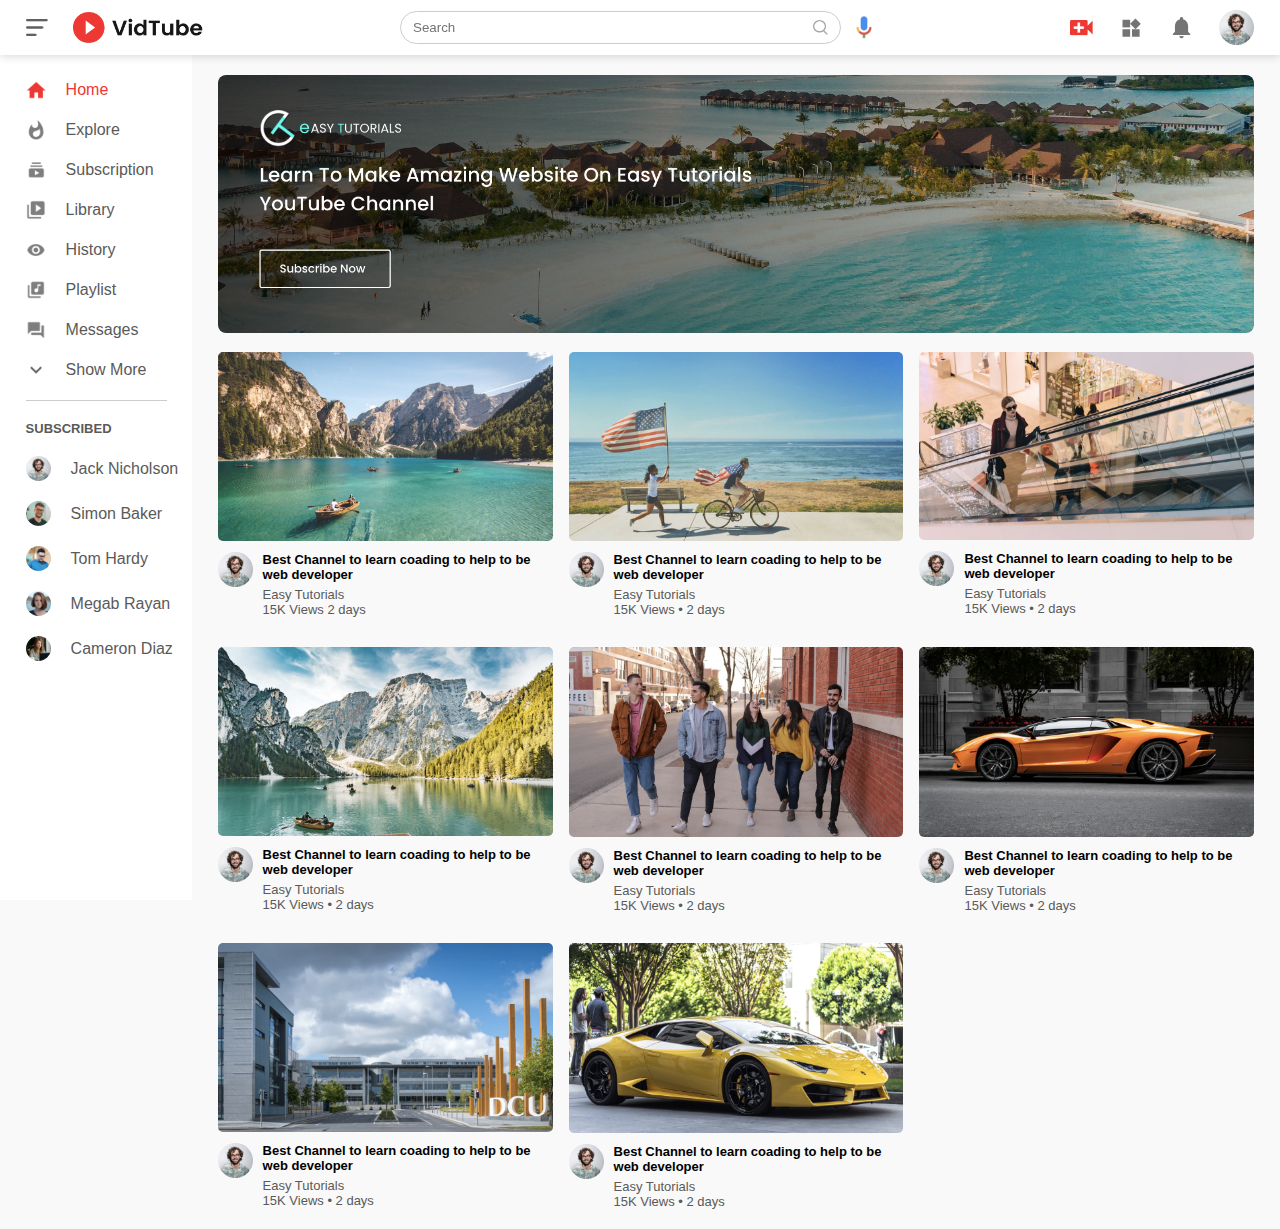
<file: index.html>
<!DOCTYPE html>
<html lang="en">
<head>
    <meta charset="UTF-8">
    <meta http-equiv="X-UA-Compatible" content="IE=edge">
    <meta name="viewport" content="width=device-width, initial-scale=1.0">
    <link rel="stylesheet" href="style.css">
    

    <link rel="icon" href="https://www.youtube.com/s/desktop/932eb6a8/img/favicon.ico" type="image/x-icon">
    <title>Youtube</title>
</head>
<body>
    <nav class="flex-div">
        <div class="nav-left flex-div">
            <img src = "menu.png" class="menu-icon">
            <img src = "logo.png" class="logo">
        </div>
        <div class="nav-middle flex-div">
            <div class="search-box flex-div">
                <input type="text" placeholder="Search">
                <img src="search.png">
            </div> 
            <img src=" voice-search.png" class="mic-icon">
        </div>
        <div class="nav-right flex-div" >
            <img src="upload.png">
            <img src="more.png">
            <img src="notification.png">
            <img src="Jack.png" class="user-icon">
        </div>
    </nav>
    <!--------------sidebar----------------->
     <div class="sidebar">
        <div class="shortcut-links">
            <a href=""><img src="home.png"><p>Home</p></a>
            <a href=""><img src="explore.png"><p>Explore</p></a>
            <a href=""><img src="subscriprion.png"><p>Subscription</p></a>
            <a href=""><img src="library.png"><p>Library</p></a>
            <a href=""><img src="history.png"><p>History</p></a>
            <a href=""><img src="playlist.png"><p>Playlist</p></a>
            <a href=""><img src="messages.png"><p>Messages</p></a>
            <a href=""><img src="show-more.png"><p>Show More</p></a>
            <hr>
        </div>
        <div class="subscribed-list">
            <h3>SUBSCRIBED</h3>
            <a href=""><img src="Jack.png"><p>Jack Nicholson</p></a>
            <a href=""><img src="simon.png"><p>Simon Baker</p></a>
            <a href=""><img src="tom.png"><p>Tom Hardy</p></a>
            <a href=""><img src="megan.png"><p>Megab Rayan</p></a>
            <a href=""><img src="cameron.png"><p>Cameron Diaz</p></a>
        </div>
     </div>

<!-------------------------main------------------->
     <div class="container">
        <div class="banner">
            <img src="banner.png" class="">
        </div>
        <div class="list-container">
            <div class="vid-list">
               <a href="play-vedio.html"><img src="thumbnail1.png" class="thumbnail"></a> 
                <div class="flex-div">
                    <img src=" Jack.png">
                    <div class="vid-info">
                        <a href="play-vedio.html">Best Channel to learn coading to help to be web developer</a>
                        <p>Easy Tutorials</p>
                        <p>15K Views 2 days</p>
                    </div>
                </div>
            </div>

            <div class="vid-list">
                <a href=""><img src="thumbnail2.png" class="thumbnail"></a> 
                 <div class="flex-div">
                     <img src=" Jack.png">
                     <div class="vid-info">
                         <a href="">Best Channel to learn coading to help to be web developer</a>
                         <p>Easy Tutorials</p>
                         <p>15K Views &bull; 2 days</p>
                     </div>
                 </div>
             </div>
             
            <div class="vid-list">
                <a href=""><img src=" thumbnail3.png" class="thumbnail"></a> 
                 <div class="flex-div">
                     <img src=" Jack.png">
                     <div class="vid-info">
                         <a href="">Best Channel to learn coading to help to be web developer</a>
                         <p>Easy Tutorials</p>
                         <p>15K Views &bull; 2 days</p>
                     </div>
                 </div>
             </div>
             
            <div class="vid-list">
                <a href=""><img src="thumbnail4.png" class="thumbnail"></a> 
                 <div class="flex-div">
                     <img src=" Jack.png">
                     <div class="vid-info">
                         <a href="">Best Channel to learn coading to help to be web developer</a>
                         <p>Easy Tutorials</p>
                         <p>15K Views &bull; 2 days</p>
                     </div>
                 </div>
             </div>
             
            <div class="vid-list">
                <a href=""><img src=" thumbnail5.png" class="thumbnail"></a> 
                 <div class="flex-div">
                     <img src=" Jack.png">
                     <div class="vid-info">
                         <a href="">Best Channel to learn coading to help to be web developer</a>
                         <p>Easy Tutorials</p>
                         <p>15K Views &bull; 2 days</p>
                     </div>
                 </div>
             </div>
             
            <div class="vid-list">
                <a href=""><img src="thumbnail6.png" class="thumbnail"></a> 
                 <div class="flex-div">
                     <img src=" Jack.png">
                     <div class="vid-info">
                         <a href="">Best Channel to learn coading to help to be web developer</a>
                         <p>Easy Tutorials</p>
                         <p>15K Views &bull; 2 days</p>
                     </div>
                 </div>
             </div>
             
            <div class="vid-list">
                <a href=""><img src=" thumbnail7.png" class="thumbnail"></a> 
                 <div class="flex-div">
                     <img src=" Jack.png">
                     <div class="vid-info">
                         <a href="">Best Channel to learn coading to help to be web developer</a>
                         <p>Easy Tutorials</p>
                         <p>15K Views &bull; 2 days</p>
                     </div>
                 </div>
             </div>

             
            <div class="vid-list">
                <a href=""><img src="thumbnail8.png" class="thumbnail"></a> 
                 <div class="flex-div">
                     <img src=" Jack.png">
                     <div class="vid-info">
                         <a href="">Best Channel to learn coading to help to be web developer</a>
                         <p>Easy Tutorials</p>
                         <p>15K Views &bull; 2 days</p>
                     </div>
                 </div>
             </div>
 
            
        </div>
     </div>
     <script src="app.js"></script>
</body>
</html>
</file>
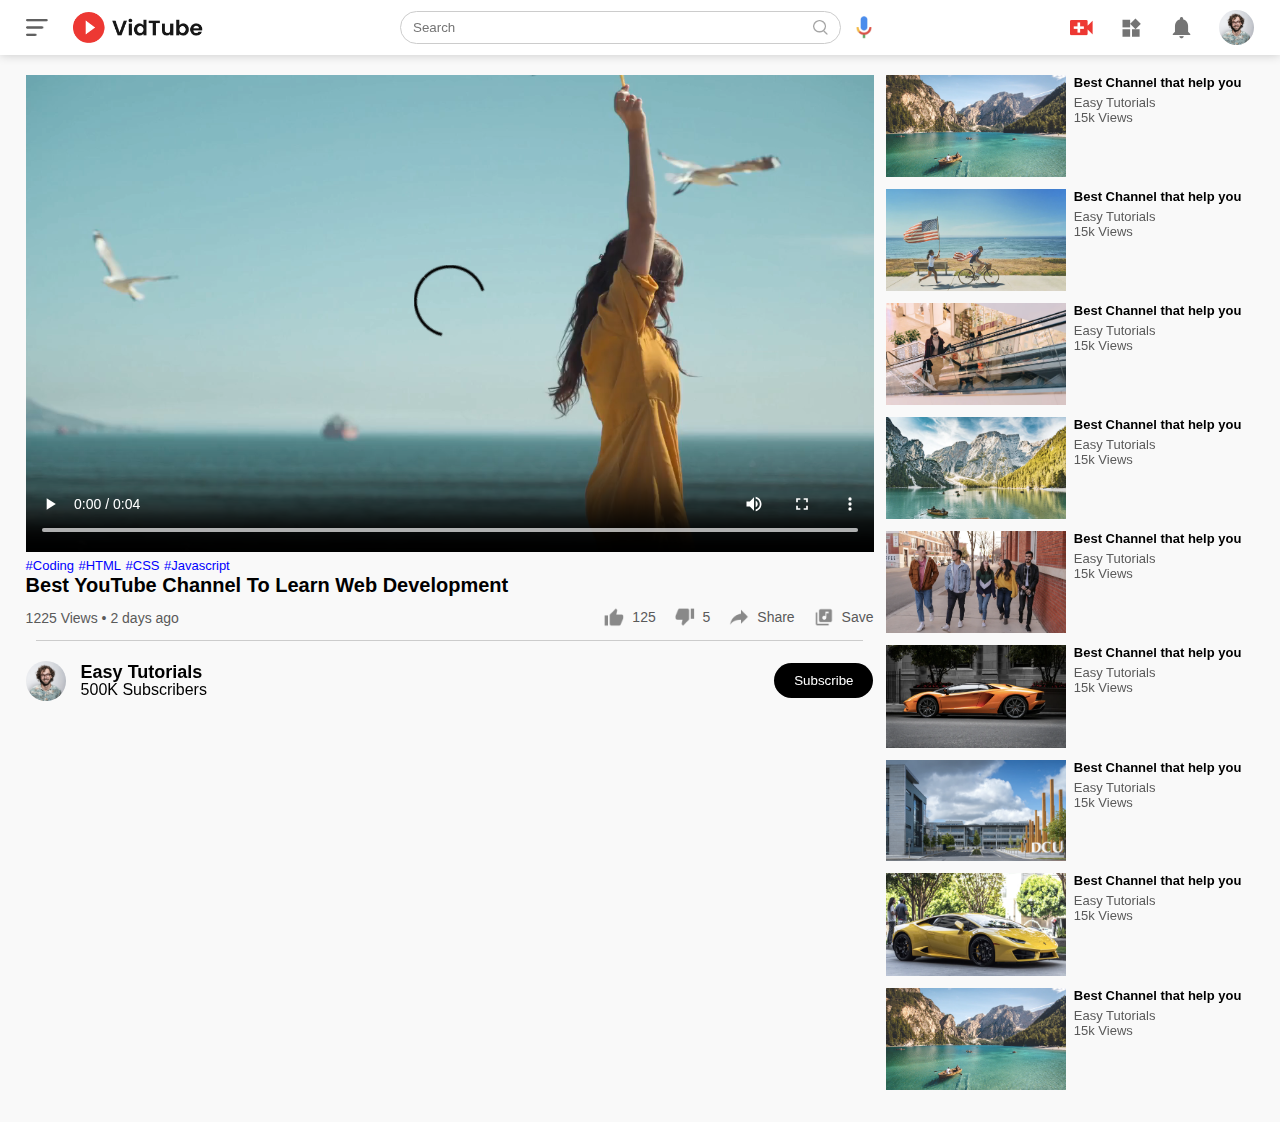
<file: play-vedio.html>
<!DOCTYPE html>
<html lang="en">
<head>
    <meta charset="UTF-8">
    <meta http-equiv="X-UA-Compatible" content="IE=edge">
    <meta name="viewport" content="width=device-width, initial-scale=1.0">
    <title>Play Vedio</title>
    <link rel="stylesheet" href="style.css">

</head>
<body>
    <nav class="flex-div">
        <div class="nav-left flex-div">
            <img src = "menu.png" class="menu-icon">
            <img src = "logo.png" class="logo">
        </div>
        <div class="nav-middle flex-div">
            <div class="search-box flex-div">
                <input type="text" placeholder="Search">
                <img src="search.png">
            </div> 
            <img src="voice-search.png" class="mic-icon">
        </div>
        <div class="nav-right flex-div" >
            <img src="upload.png">
            <img src="more.png">
            <img src="notification.png">
            <img src="Jack.png" class="user-icon">
        </div>
    </nav>

    <div class="container play-container">
        <div class="row">
            <div class="play-vedio">
                 <video controls> 
                    <source src="video.mp4" type="video/mp4"> 
                  </video> 

                  <div class="tags">
                    <a href="">#Coding</a>
                    <a href="">#HTML</a>
                    <a href="">#CSS</a>
                    <a href="">#Javascript</a>
                  </div>
                  <h3>Best YouTube Channel To Learn Web Development</h3>
                  <div class="play-vedio-info">
                    <p>1225 Views &bull; 2 days ago</p>
                    <div>
                        <a href=""><img src="like.png">125</a>
                        <a href=""><img src="dislike.png">5</a>
                        <a href=""><img src="share.png">Share</a>
                        <a href=""><img src="save.png">Save</a>
                      </div>  

                  </div>
                  <hr>
                  <div class="publisher">
                    <img src="Jack.png">
                    <div>
                        <p>Easy Tutorials</p>
                        <span>500K Subscribers</span>
                    </div>
                    <button type="button">Subscribe</button>
                  </div>
                  
            </div>
            <div class="right-sidebar">


                <div class="side-vedio-list">
                    <a  href="" class="small-thumbnail"><img src="thumbnail1.png"></a>
                     <div class="vid-info">
                        <a>Best Channel that help you</a>
                        <p>Easy Tutorials</p>
                        <p>15k Views</p>
                    </div>
                </div>

                <div class="side-vedio-list">
                    <a  href="" class="small-thumbnail"><img src="thumbnail2.png"></a>
                     <div class="vid-info">
                        <a>Best Channel that help you</a>
                        <p>Easy Tutorials</p>
                        <p>15k Views</p>
                    </div>
                </div>
                <div class="side-vedio-list">
                    <a  href="" class="small-thumbnail"><img src="thumbnail3.png"></a>
                     <div class="vid-info">
                        <a>Best Channel that help you</a>
                        <p>Easy Tutorials</p>
                        <p>15k Views</p>
                    </div>
                </div>
                <div class="side-vedio-list">
                    <a  href="" class="small-thumbnail"><img src="thumbnail4.png"></a>
                     <div class="vid-info">
                        <a>Best Channel that help you</a>
                        <p>Easy Tutorials</p>
                        <p>15k Views</p>
                    </div>
                </div>
                <div class="side-vedio-list">
                    <a  href="" class="small-thumbnail"><img src="thumbnail5.png"></a>
                     <div class="vid-info">
                        <a>Best Channel that help you</a>
                        <p>Easy Tutorials</p>
                        <p>15k Views</p>
                    </div>
                </div>
                <div class="side-vedio-list">
                    <a  href="" class="small-thumbnail"><img src="thumbnail6.png"></a>
                     <div class="vid-info">
                        <a>Best Channel that help you</a>
                        <p>Easy Tutorials</p>
                        <p>15k Views</p>
                    </div>
                </div>
                <div class="side-vedio-list">
                    <a  href="" class="small-thumbnail"><img src="thumbnail7.png"></a>
                     <div class="vid-info">
                        <a>Best Channel that help you</a>
                        <p>Easy Tutorials</p>
                        <p>15k Views</p>
                    </div>
                </div>
                <div class="side-vedio-list">
                    <a  href="" class="small-thumbnail"><img src="thumbnail8.png"></a>
                     <div class="vid-info">
                        <a>Best Channel that help you</a>
                        <p>Easy Tutorials</p>
                        <p>15k Views</p>
                    </div>
                </div>
                <div class="side-vedio-list">
                    <a  href="" class="small-thumbnail"><img src="thumbnail1.png"></a>
                     <div class="vid-info">
                        <a>Best Channel that help you</a>
                        <p>Easy Tutorials</p>
                        <p>15k Views </p>
                    </div>
                </div>
            </div>
        </div>
    </div>
      <script src="app.js"></script>
</body>
</html>
</file>
<file: style.css>
body{
   
}
@import url('https://fonts.googleapis.com/css2?family=Poppins:ital,wght@0,100;0,200;0,300;0,400;0,500;0,600;0,700;0,800;0,900;1,100;1,200;1,600&display=swap');
*{
    margin: 0;
    padding: 0;
    font-family: 'poppins' , sans-serif;
    box-sizing: border-box;
}
a{
    text-decoration: none;
    color : #5a5a5a;
}
img{
    cursor: pointer;
}
.flex-div{
    display: flex;
    align-items: center;
}
nav{
    padding: 10px 2%;
    justify-content: space-between;
    box-shadow: 0 0 10px rgba(0 , 0, 0, 0.2);
    background: #fff;
    position: sticky;
    top:0;
    z-index: 10;
}
.nav-right img{
    width: 25px;
    margin-right: 25px;
}
.nav-right .user-icon{
    width: 35px;
    border-radius: 50%;
    margin-right: 0;
}
.nav-left .menu-icon{
    width: 22px;
    margin-right: 25px;
}
.nav-left .logo{
    width: 130px;
}
.nav-middle .mic-icon{
    width: 16px;

}
.nav-middle .search-box{
    border: 1px solid #ccc;
    margin-right: 15px;
    padding: 8px 12px;
    border-radius: 50px;
}
.nav-middle .search-box input{
    width: 400px;
    border: 0;
    outline: 0;
    background: transparent;
}
.nav-middle .search-box img{
    width: 15px;
}
button {
    padding: 10px 20px;
    background: #000;
    color: #fff;
    border: none;
    border-radius: 30px;
    cursor: pointer;
}
/* -----------sidebar------------------ */

.sidebar{
    background: #fff;
    width: 15%;
    height: 100vh;
    position: fixed;
    top: 0;
    padding-left: 2%;
    padding-top: 80px;
}
.shortcut-links a img{
    width: 20px;
    margin-right: 20px;
}
.shortcut-links a{
    display: flex;
    align-items: center;
    margin-bottom: 20px;
    width: fit-content;
    flex-wrap: wrap;
}
.shortcut-links a:first-child{
    color:#ed3833;
}
.sidebar hr{
    border:0;
    background: #ccc;
    height: 1px;
    width: 85%;
}
.subscribed-list h3{
   font-size: 13px;
   margin: 20px 0;
   color: #5a5a5a; 
}
.subscribed-list a{
    display: flex;
    align-items: center;
    margin-bottom: 20px;
    width: fit-content;
    flex-wrap: wrap;
}
.subscribed-list a img{
    width: 25px;
    border-radius: 50%;
    margin-right: 20px;

}
.small-sidebar{
    width: 5%;

}
.small-sidebar a p{
    display: none;
}
.small-sidebar h3{
    display: none;
}
.small-sidebar hr{
    width: 50%;
    margin-bottom: 25px;

}
/*---------------main-------------------*/

.container{
    background: #f9f9f9;
    padding-top: 20px;
    padding-left: 17%;
    padding-right: 2%;
    padding-bottom: 20px;
}
.large-container{
    padding-left: 7%;
}
.banner{
    width: 100%;
}
.banner img{
    width: 100%;
    
    border-radius: 8px;   
}
.list-container{
    display: grid;
    grid-template-columns: repeat(auto-fit , minmax(300px , 1fr));    
    grid-column-gap: 16px;
    grid-row-gap:30px;
    margin-top:15px;
}
.vid-list .thumbnail{
    width:100%;
    border-radius:5px;
}
.vid-list .flex-div{
    align-items: flex-start;
    margin-top: 7px;
}
.vid-list .flex-div img{
    width: 35px;
    margin-right: 10px;
    border-radius: 50%;
}
.vid-info{
    color:#5a5a5a;
    font-size: 13px;
}
.vid-info a{
    color:#000;
    font-weight: 600;
    display: block;
    margin-bottom: 5px;
}

/*-------media query-----------*/

@media (max-width : 900px){
    .menu-icon{
        display: none;
    }
    .sidebar{
        display: none;
    }
    .container , .large-container{
        padding-left: 5%;
        padding-right: 5%;
    }
    .nav-right img{
        display: none;
    }
    .nav-right .user-icon{
        display: block;
        width: 30px;
    }
    .nav-middle .search-box input{
        width: 100px;
    }
    .nav-middle .mic-icon{
        display: none;
    }
    .logo{
        width: 90px;
    }
}

/*--------NEW PAGE play-vedio.html css starts-----------------------------*/
.play-container{
    padding-left: 2%;
}
.row{
    display: flex;
    justify-content: space-between;
    flex-wrap: wrap;
}
.play-vedio{
    flex-basis: 69%;
}
.right-sidebar{
    flex-basis: 30%;
}
.play-vedio video{
    width: 100%;
}
.side-vedio-list{
    display: flex;
    justify-content: space-between;
    margin-bottom: 8px;
}
.side-vedio-list img{
    width: 100%;
}
.side-vedio-list .small-thumbnail{
    flex-basis: 49%;
}
.side-vedio-list .vid-info{
    flex-basis: 49%;
}
.play-vedio .tags a{
    color:#0000ff;
    font-size: 13px;
}
.play-vedio h3{
    font-weight: 600;
    font-size: 20px;
}
.play-vedio .play-vedio-info{
    display: flex;
    align-items: center;
    justify-content: space-between;
    flex-wrap: wrap;
    margin-top: 10px;
    font-size: 14px;
    color:#5a5a5a;
}
.play-vedio .play-vedio-info a img{
    width: 20px;
    margin-right: 8px;
}
.play-vedio .play-vedio-info a{
    display: inline-flex;
    align-items: center;
    margin-left: 15px;

}
.play-vedio  hr{
    background: #ccc;
    border: 0;
    height: 1px;
    margin: 10px 10px;
}
.publisher{
    display: flex;
    align-items: center;
    margin-top: 20px;
}
.publisher div{
    flex: 1;
    line-height: 18px;
}
.publisher img{
    border-radius: 50%;
    margin-right: 15px;
    width: 40px;
}
.publisher div p{
    color:#000;
    font-weight: 600;
    font-size: 18px;
}


@media (max-width:425px){
  .row {
    display: flex;
    flex-direction: column;
}

   .publisher {
    display: flex;
    align-items: center;
    margin: 20px 0;
}
}
</file>
